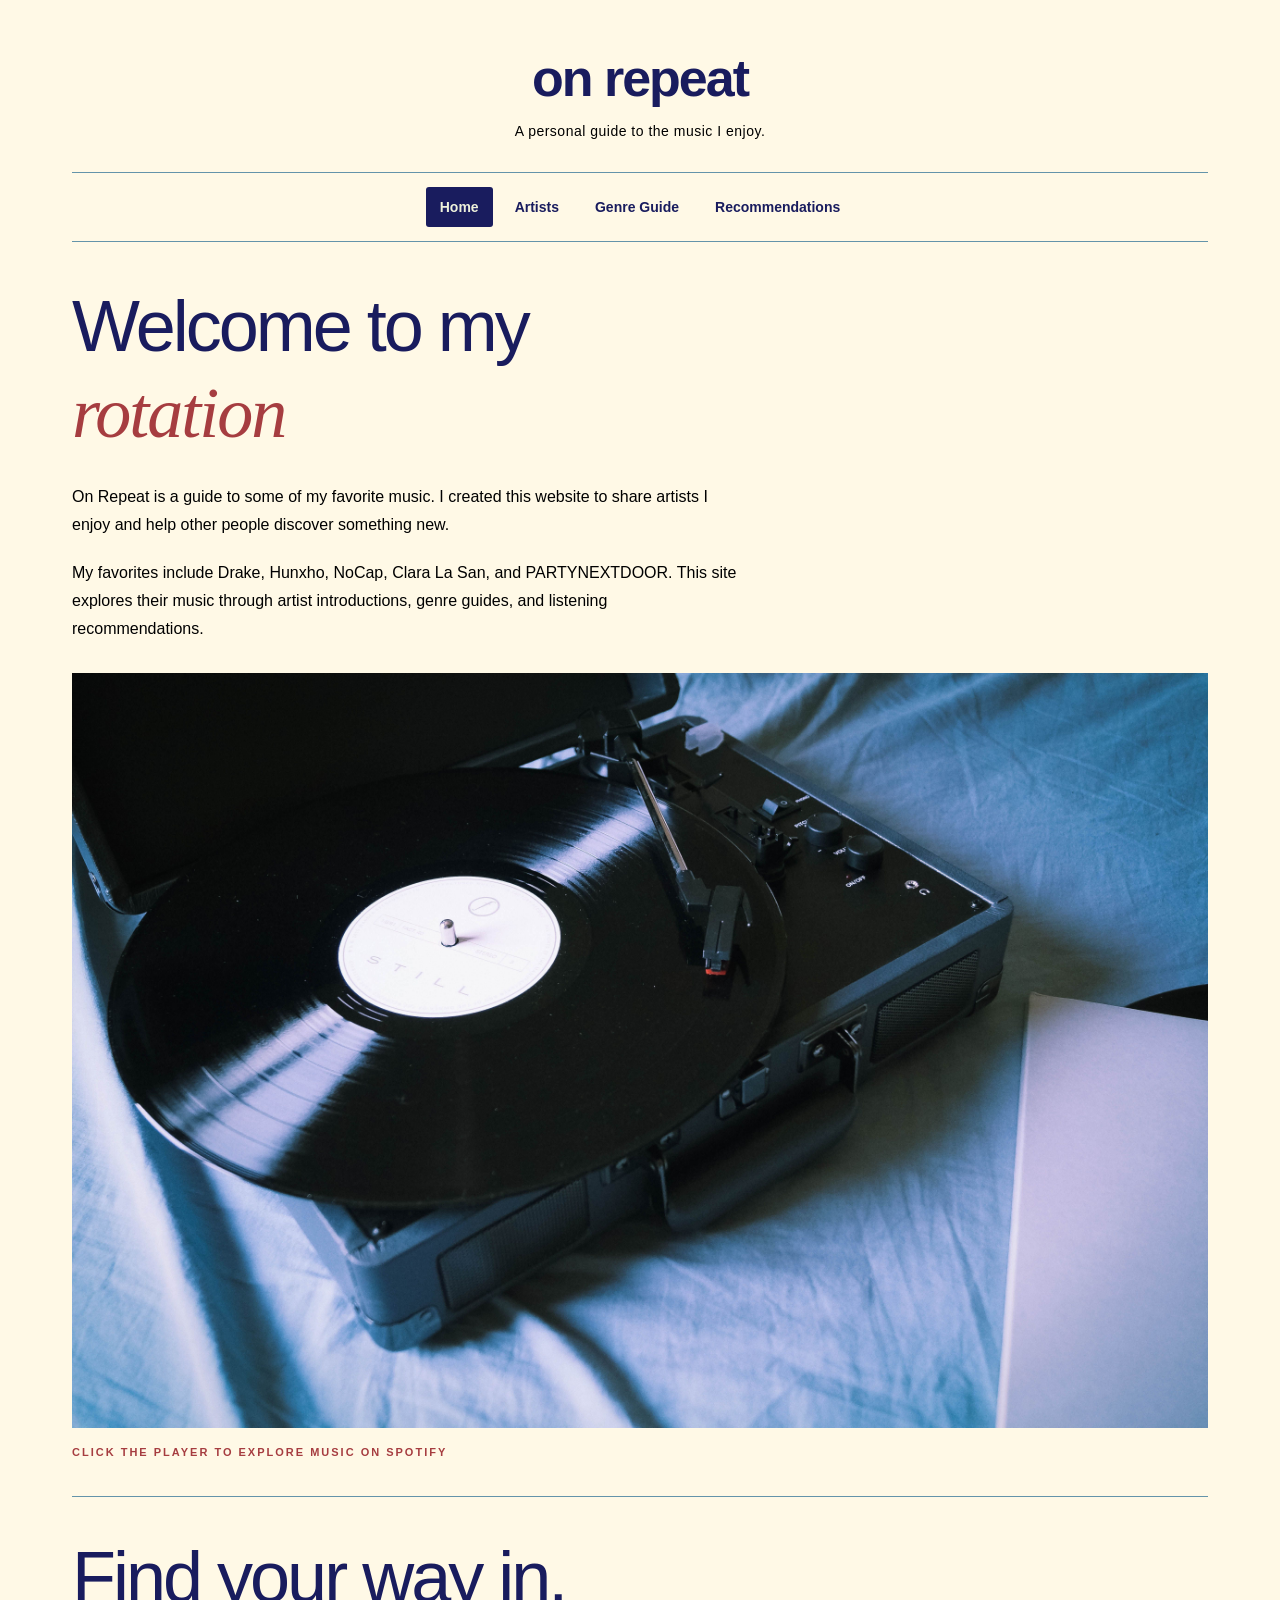
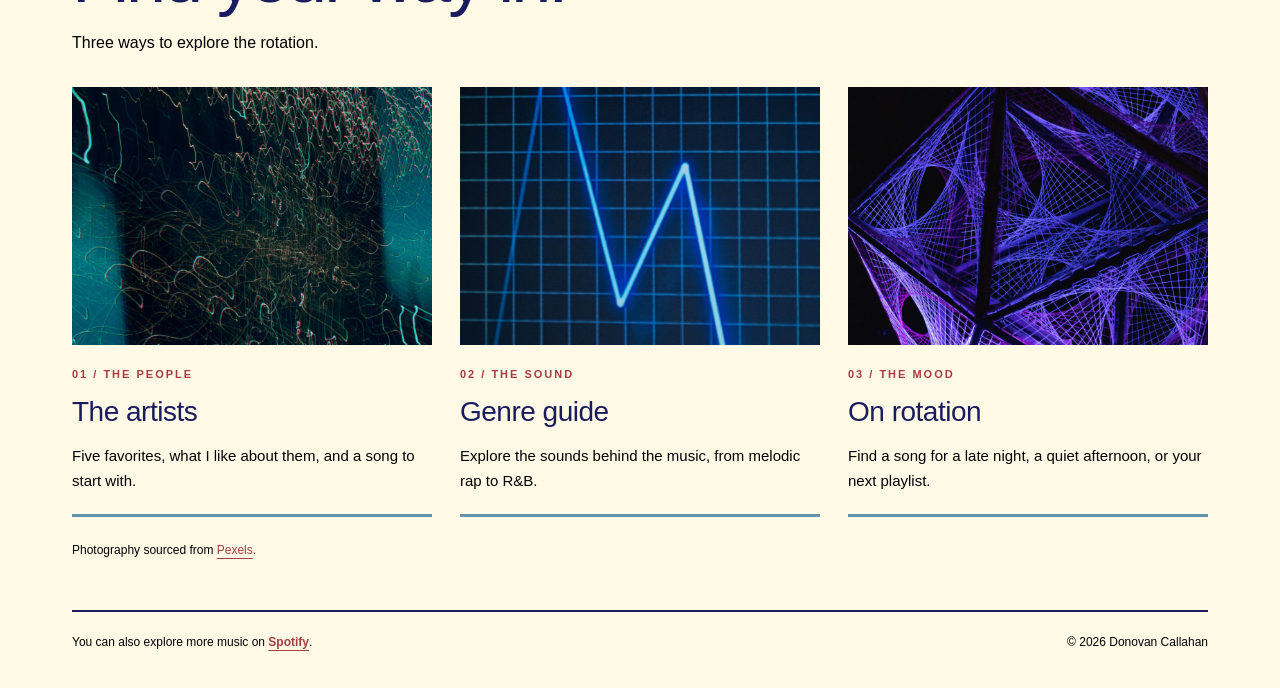
<file: Website/index.html>
<!DOCTYPE html>
<html lang="en">

<head>
    <meta charset="UTF-8">
    <meta name="viewport" content="width=device-width, initial-scale=1.0">

    <title>On Repeat | Home</title>

    <link rel="stylesheet" href="screen.css">
</head>

<body>

    <header>
        <h1>on repeat</h1>
        <p>A personal guide to the music I enjoy.</p>
    </header>

    <nav aria-label="Main navigation">
        <a href="index.html" aria-current="page">Home</a>
        <a href="artists.html">Artists</a>
        <a href="genres.html">Genre Guide</a>
        <a href="recommendations.html">Recommendations</a>
    </nav>

    <main>

        <section class="intro">
            <h2>Welcome to my <em>rotation</em></h2>

            <p>
                On Repeat is a guide to some of my favorite music.
                I created this website to share artists I enjoy
                and help other people discover something new.
            </p>

            <p>
                My favorites include Drake, Hunxho, NoCap,
                Clara La San, and PARTYNEXTDOOR.
                This site explores their music through artist
                introductions, genre guides, and listening
                recommendations.
            </p>

            <a href="https://open.spotify.com/"
               target="_blank"
               rel="noopener noreferrer">
                <img src="record-player.jpg"
                     alt="Explore music on Spotify"
                     width="450">
            </a>

            <p class="label">
                Click the player to explore music on Spotify
            </p>
        </section>

        <section class="explore">
            <h2>Find your way in.</h2>

            <p>Three ways to explore the rotation.</p>

            <ul class="explore-grid">

                <li>
                    <a href="artists.html" class="explore-card">
                        <img src="artists-image.jpg" alt="">

                        <p class="label">01 / The people</p>

                        <h3>The artists</h3>

                        <p>
                            Five favorites, what I like about them,
                            and a song to start with.
                        </p>
                    </a>
                </li>

                <li>
                    <a href="genres.html" class="explore-card">
                        <img src="genres-image.jpg" alt="">

                        <p class="label">02 / The sound</p>

                        <h3>Genre guide</h3>

                        <p>
                            Explore the sounds behind the music,
                            from melodic rap to R&amp;B.
                        </p>
                    </a>
                </li>

                <li>
                    <a href="recommendations.html" class="explore-card">
                        <img src="recommendations-image.jpg" alt="">

                        <p class="label">03 / The mood</p>

                        <h3>On rotation</h3>

                        <p>
                            Find a song for a late night,
                            a quiet afternoon, or your next playlist.
                        </p>
                    </a>
                </li>

            </ul>

            <p class="image-credit">
                Photography sourced from
                <a href="https://www.pexels.com/"
                   target="_blank"
                   rel="noopener noreferrer">Pexels</a>.
            </p>
        </section>

    </main>

    <footer id="footer">
        <p>
            You can also explore more music on
            <a href="https://open.spotify.com/"
               target="_blank"
               rel="noopener noreferrer">Spotify</a>.
        </p>

        <p>&copy; 2026 Donovan Callahan</p>
    </footer>

</body>
</html>
</file>
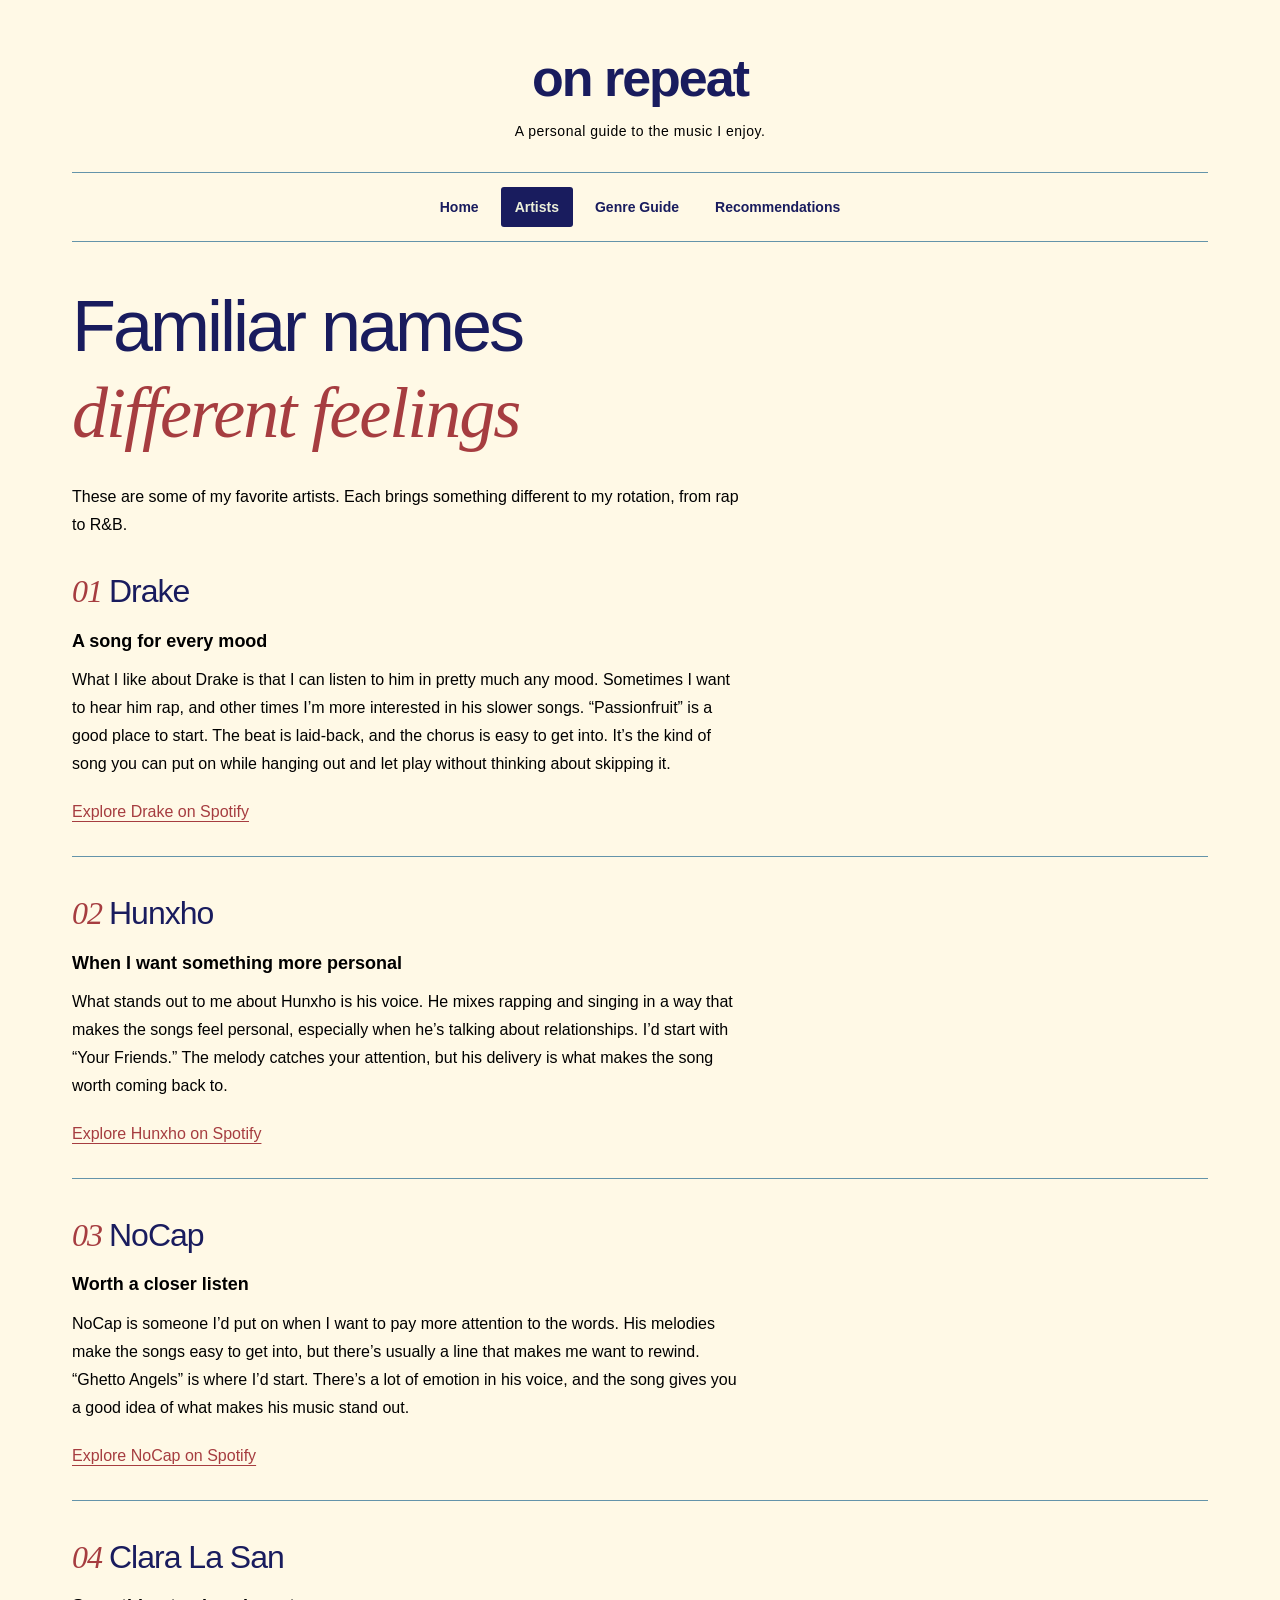
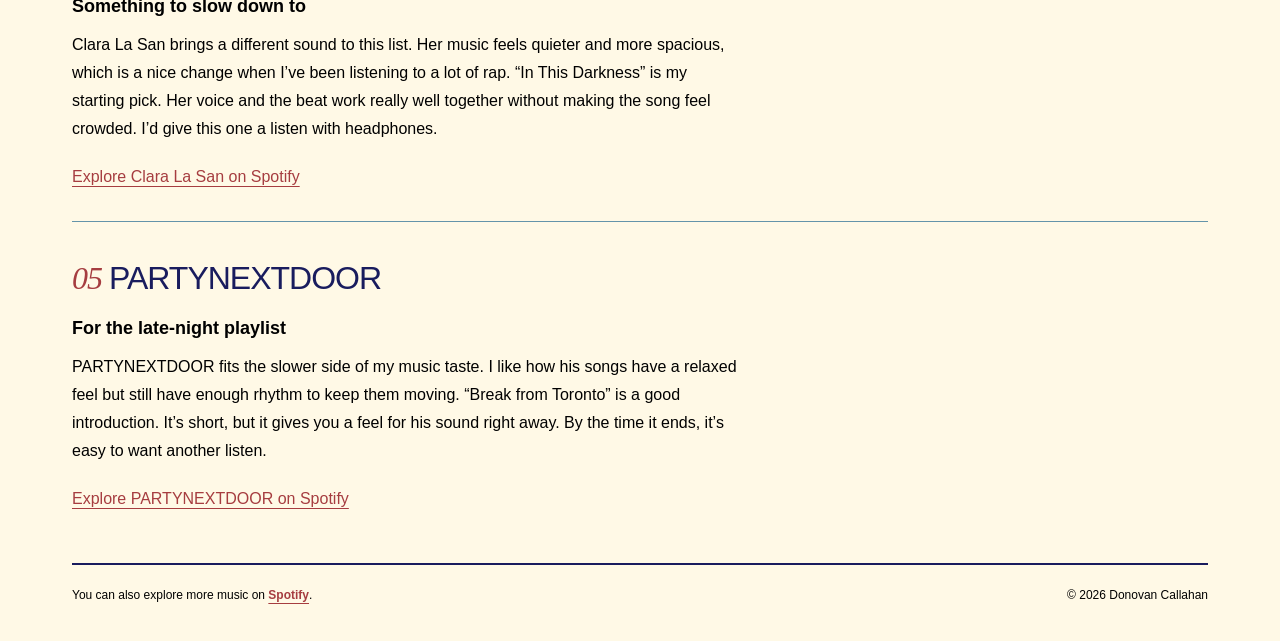
<file: Website/artists.html>
<!DOCTYPE html>
<html lang="en">

<head>
    <meta charset="UTF-8">
    <meta name="viewport" content="width=device-width, initial-scale=1.0">
    <title>On Repeat | Artists</title>
	<link rel="stylesheet" href="screen.css">
</head>

<body>

    <header>
        <h1>on repeat</h1>
        <p>A personal guide to the music I enjoy.</p>
    </header>

    <nav aria-label="Main navigation">
        <a href="index.html">Home</a>
        <a href="artists.html" aria-current="page">Artists</a>
        <a href="genres.html">Genre Guide</a>
        <a href="recommendations.html">Recommendations</a>
    </nav>

    <main>

        <h2>Familiar names<em> different feelings</em></h2>

        <p>
            These are some of my favorite artists. Each brings
            something different to my rotation, from rap to R&amp;B.
        </p>

        <section>
            <h3><em>01 </em>Drake</h3>
			<h4>A song for every mood</h4>
            <p>What I like about Drake is that I can listen to him in pretty much any mood. 
			Sometimes I want to hear him rap, and other times I’m more interested in his slower songs.
			“Passionfruit” is a good place to start. 
			The beat is laid-back, and the chorus is easy to get into. 
			It’s the kind of song you can put on while hanging out and let play without thinking about skipping it.</p>
			<a href="https://open.spotify.com/artist/3TVXtAsR1Inumwj472S9r4"
				target="_blank"
				
				rel="noopener noreferrer">Explore Drake on Spotify
			</a>
        </section>

        <section>
            <h3><em>02 </em>Hunxho</h3>
            <h4>When I want something more personal</h4>

			<p>
				What stands out to me about Hunxho is his voice.
				He mixes rapping and singing in a way that makes the songs
				feel personal, especially when he’s talking about relationships.
				I’d start with “Your Friends.” The melody catches your attention,
				but his delivery is what makes the song worth coming back to.
			</p>

			<a href="https://open.spotify.com/artist/508weSx4HBumrGggFmc7br"
			   target="_blank"
			   rel="noopener noreferrer">Explore Hunxho on Spotify</a>
        </section>

        <section>
            <h3><em>03 </em>NoCap</h3>
            <h4>Worth a closer listen</h4>

			<p>
				NoCap is someone I’d put on when I want to pay more attention
				to the words. His melodies make the songs easy to get into,
				but there’s usually a line that makes me want to rewind.
				“Ghetto Angels” is where I’d start. There’s a lot of emotion
				in his voice, and the song gives you a good idea of what
				makes his music stand out.
			</p>

			<a href="https://open.spotify.com/artist/4PNHuWkk4ee6R8WEhFVPf5"
			   target="_blank"
			   rel="noopener noreferrer">Explore NoCap on Spotify</a>
        </section>

        <section>
            <h3><em>04 </em>Clara La San</h3>
            <h4>Something to slow down to</h4>

			<p>
				Clara La San brings a different sound to this list.
				Her music feels quieter and more spacious, which is a nice
				change when I’ve been listening to a lot of rap.
				“In This Darkness” is my starting pick. Her voice and the
				beat work really well together without making the song
				feel crowded. I’d give this one a listen with headphones.
			</p>

			<a href="https://open.spotify.com/artist/3u65Tx20y4WqxO7W7khEhj"
			   target="_blank"
			   rel="noopener noreferrer">Explore Clara La San on Spotify</a>
        </section>

        <section>
            <h3><em>05 </em>PARTYNEXTDOOR</h3>
            <h4>For the late-night playlist</h4>

		<p>
			PARTYNEXTDOOR fits the slower side of my music taste.
			I like how his songs have a relaxed feel but still have
			enough rhythm to keep them moving.
			“Break from Toronto” is a good introduction. It’s short,
			but it gives you a feel for his sound right away.
			By the time it ends, it’s easy to want another listen.
		</p>

		<a href="https://open.spotify.com/artist/2HPaUgqeutzr3jx5a9WyDV"
		   target="_blank"
		   rel="noopener noreferrer">Explore PARTYNEXTDOOR on Spotify</a>
        </section>

    </main>

    <footer id="footer">
		<p>
			You can also explore more music on
			<a href="https://open.spotify.com/"
			   target="_blank"
			   rel="noopener noreferrer">Spotify</a>.
		</p>
        <p>&copy; 2026 Donovan Callahan</p>
    </footer>

</body>
</html>
</file>
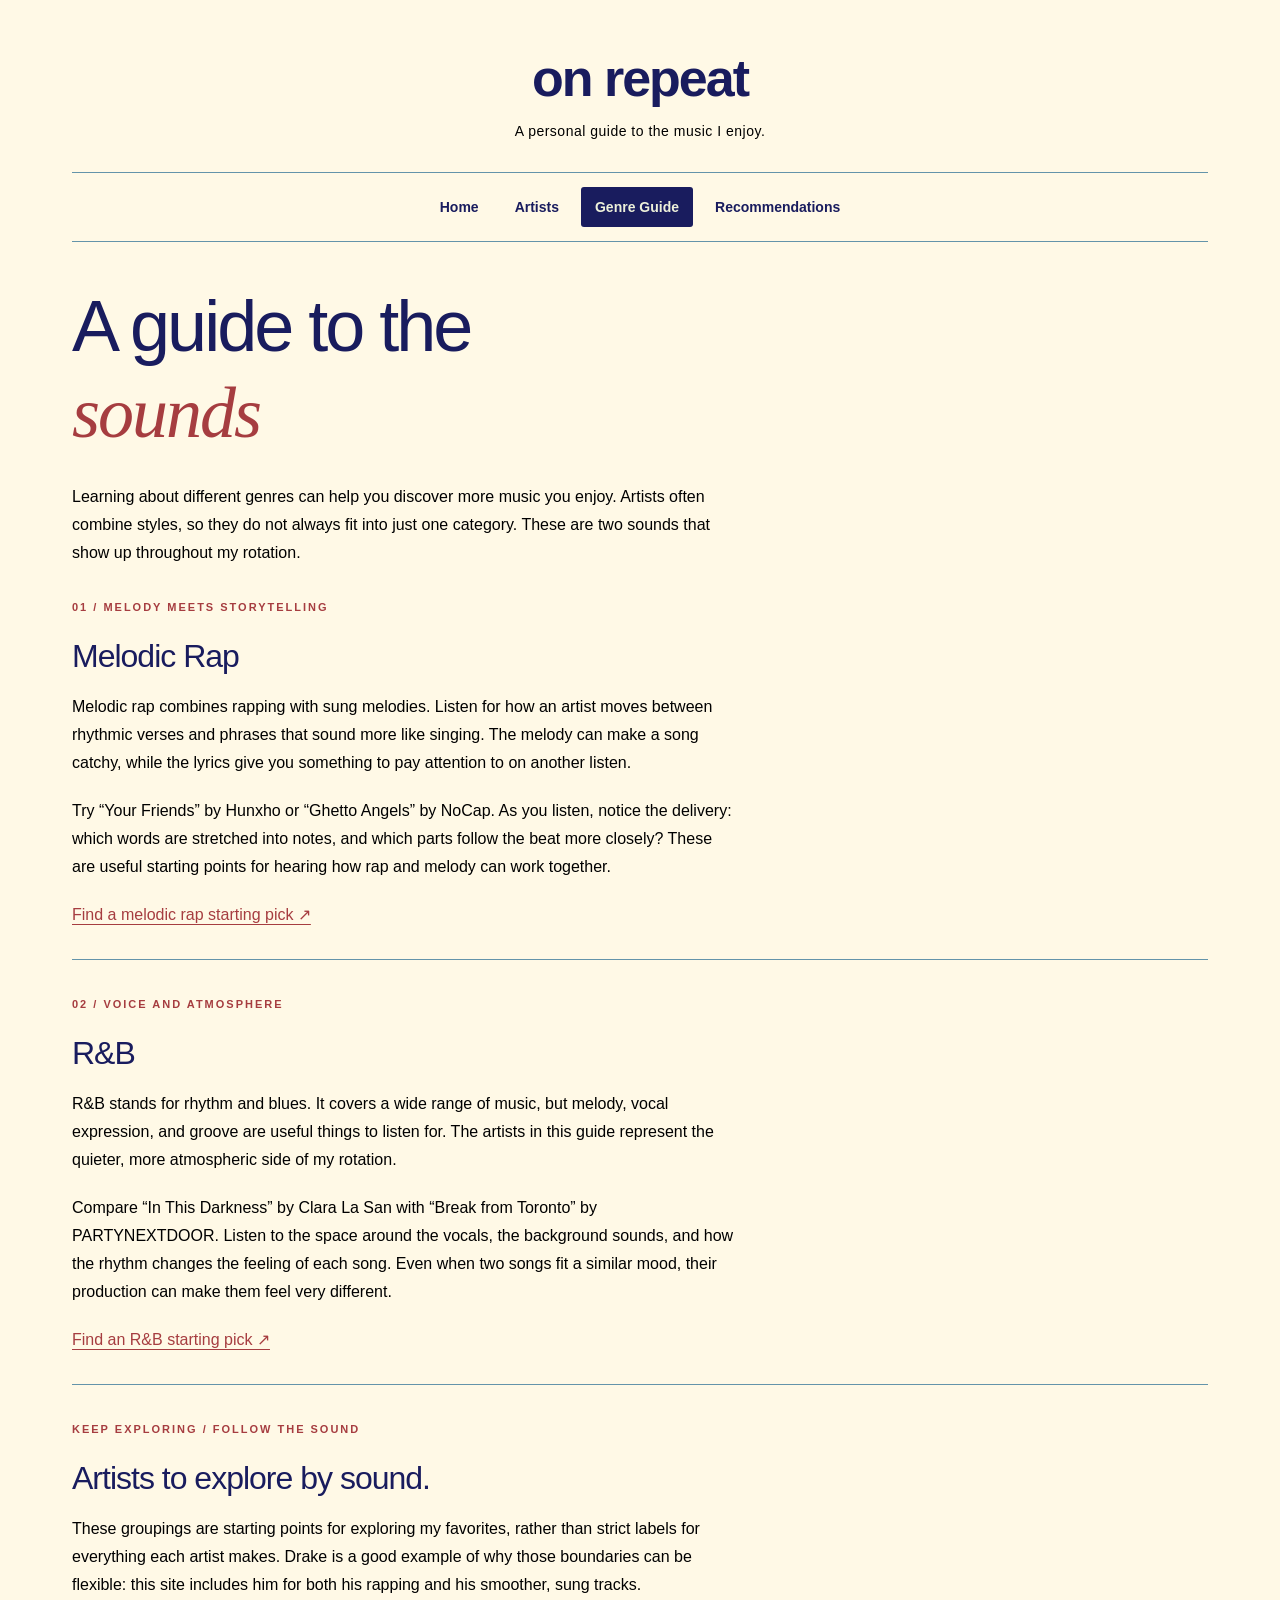
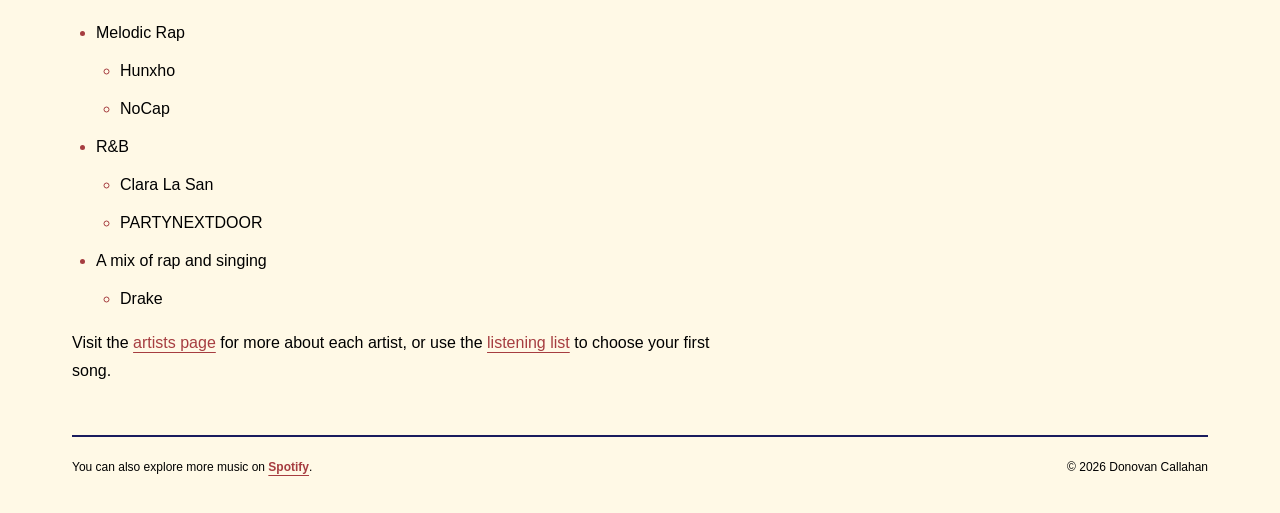
<file: Website/genres.html>
<!DOCTYPE html>
<html lang="en">

<head>
    <meta charset="UTF-8">
    <meta name="viewport" content="width=device-width, initial-scale=1.0">

    <title>On Repeat | Genre Guide</title>

    <link rel="stylesheet" href="screen.css">
</head>

<body>

    <header>
        <h1>on repeat</h1>
        <p>A personal guide to the music I enjoy.</p>
    </header>

    <nav aria-label="Main navigation">
        <a href="index.html">Home</a>
        <a href="artists.html">Artists</a>
        <a href="genres.html" aria-current="page">Genre Guide</a>
        <a href="recommendations.html">Recommendations</a>
    </nav>

    <main>

        <h2>A guide to the <em>sounds</em></h2>

        <p>
            Learning about different genres can help you discover
            more music you enjoy. Artists often combine styles,
            so they do not always fit into just one category.
            These are two sounds that show up throughout my rotation.
        </p>

        <section>
            <p class="label">01 / Melody meets storytelling</p>

            <h3>Melodic Rap</h3>

            <p>
                Melodic rap combines rapping with sung melodies.
                Listen for how an artist moves between rhythmic verses
                and phrases that sound more like singing. The melody
                can make a song catchy, while the lyrics give you
                something to pay attention to on another listen.
            </p>

            <p>
                Try “Your Friends” by Hunxho or “Ghetto Angels” by NoCap.
                As you listen, notice the delivery: which words are
                stretched into notes, and which parts follow the beat
                more closely? These are useful starting points for
                hearing how rap and melody can work together.
            </p>

            <a href="recommendations.html">
                Find a melodic rap starting pick ↗
            </a>
        </section>

        <section>
            <p class="label">02 / Voice and atmosphere</p>

            <h3>R&amp;B</h3>

            <p>
                R&amp;B stands for rhythm and blues. It covers a wide
                range of music, but melody, vocal expression, and groove
                are useful things to listen for. The artists in this
                guide represent the quieter, more atmospheric side
                of my rotation.
            </p>

            <p>
                Compare “In This Darkness” by Clara La San with
                “Break from Toronto” by PARTYNEXTDOOR. Listen to the
                space around the vocals, the background sounds,
                and how the rhythm changes the feeling of each song.
                Even when two songs fit a similar mood, their
                production can make them feel very different.
            </p>

            <a href="recommendations.html">
                Find an R&amp;B starting pick ↗
            </a>
        </section>

        <section>
            <p class="label">Keep exploring / Follow the sound</p>

            <h3>Artists to explore by sound.</h3>

            <p>
                These groupings are starting points for exploring
                my favorites, rather than strict labels for
                everything each artist makes. Drake is a good
                example of why those boundaries can be flexible:
                this site includes him for both his rapping
                and his smoother, sung tracks.
            </p>

            <ul>
                <li>
                    Melodic Rap
                    <ul>
                        <li>Hunxho</li>
                        <li>NoCap</li>
                    </ul>
                </li>

                <li>
                    R&amp;B
                    <ul>
                        <li>Clara La San</li>
                        <li>PARTYNEXTDOOR</li>
                    </ul>
                </li>

                <li>
                    A mix of rap and singing
                    <ul>
                        <li>Drake</li>
                    </ul>
                </li>
            </ul>

            <p>
                Visit the <a href="artists.html">artists page</a>
                for more about each artist, or use the
                <a href="recommendations.html">listening list</a>
                to choose your first song.
            </p>
        </section>

    </main>

    <footer id="footer">
        <p>
            You can also explore more music on
            <a href="https://open.spotify.com/"
               target="_blank"
               rel="noopener noreferrer">Spotify</a>.
        </p>

        <p>&copy; 2026 Donovan Callahan</p>
    </footer>

</body>
</html>
</file>
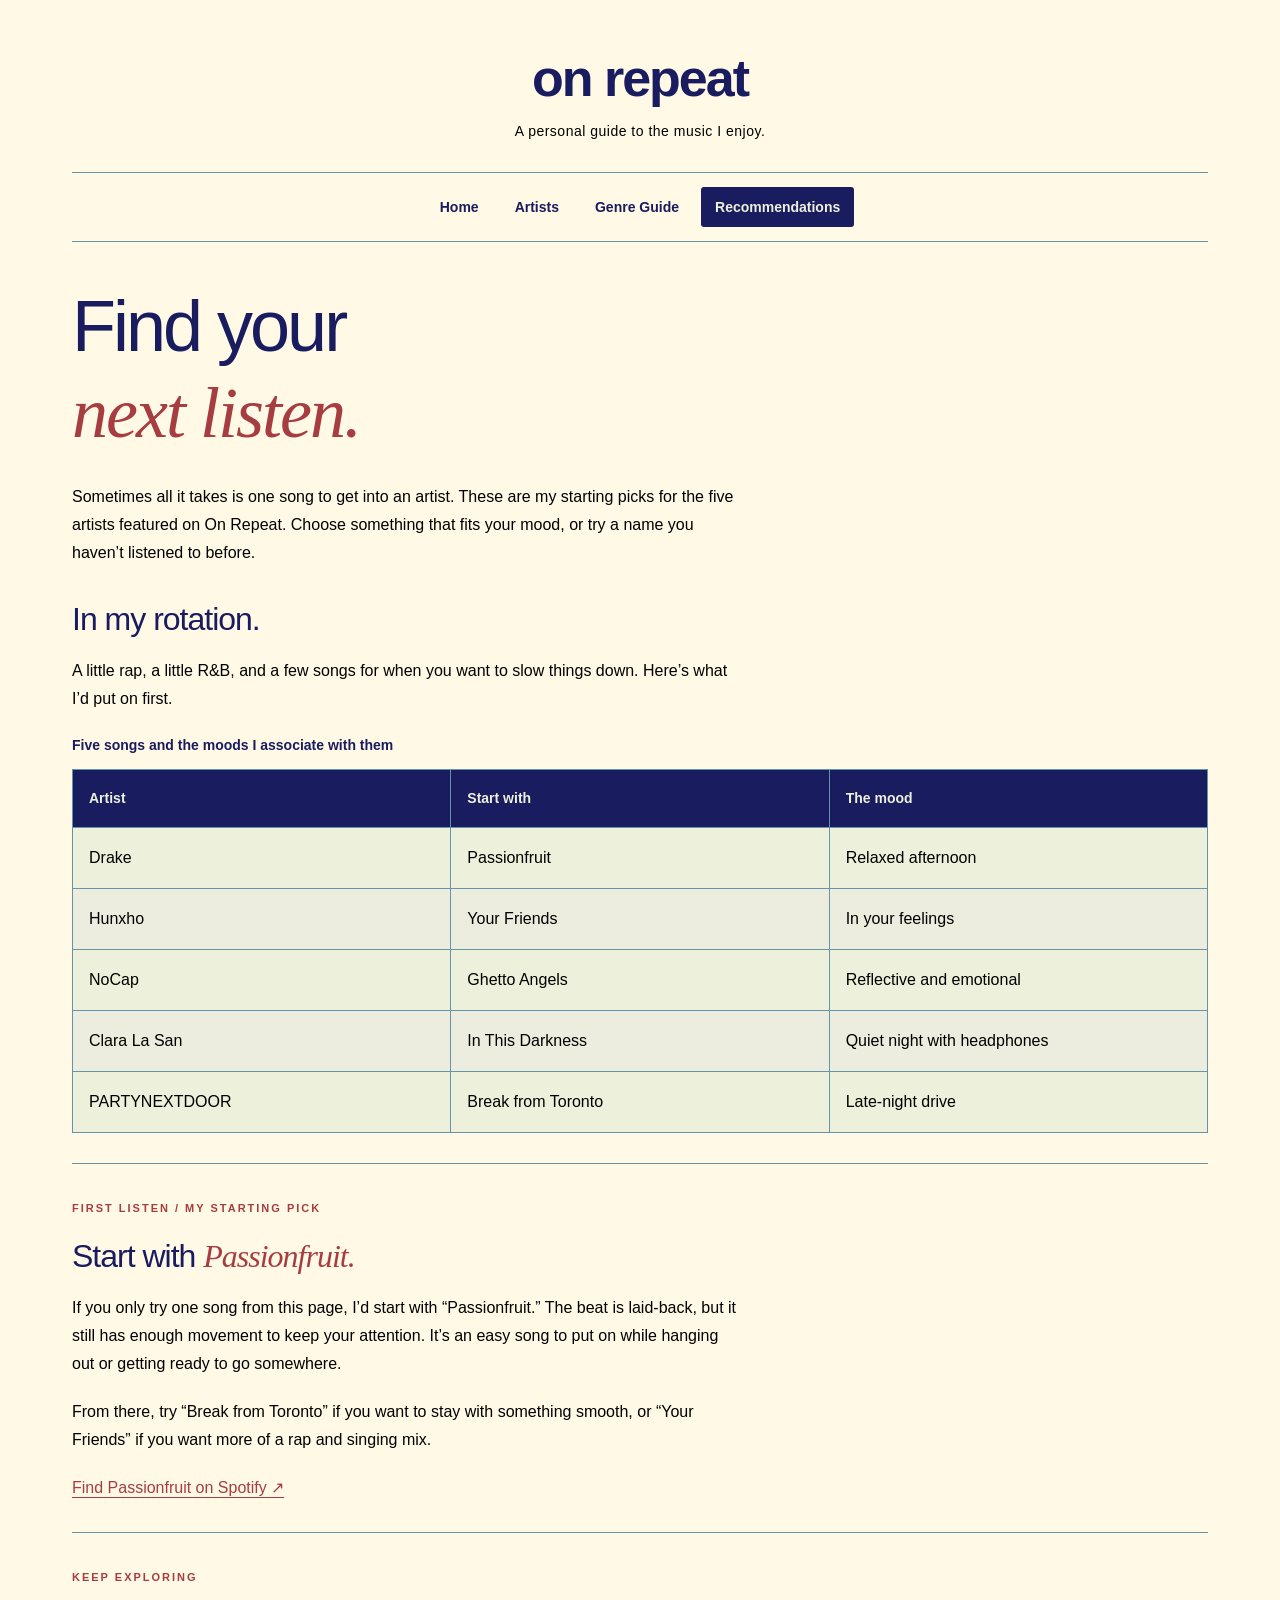
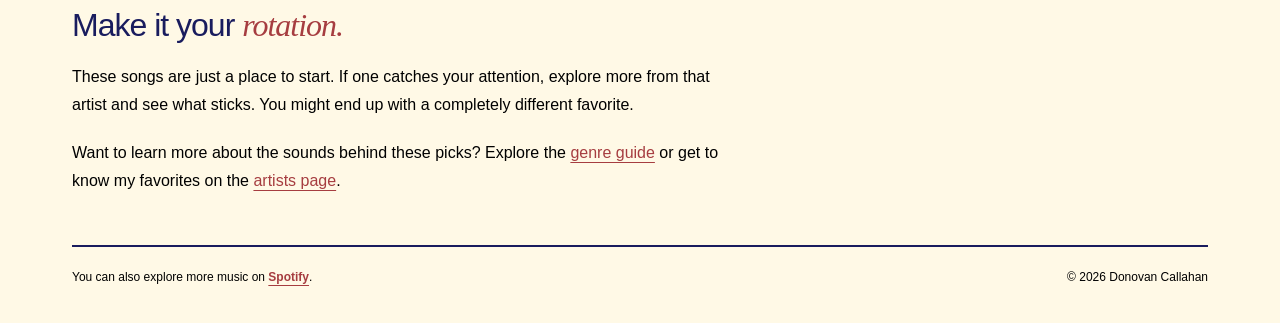
<file: Website/recommendations.html>
<!DOCTYPE html>
<html lang="en">

<head>
    <meta charset="UTF-8">
    <meta name="viewport" content="width=device-width, initial-scale=1.0">

    <title>On Repeat | Recommendations</title>

    <link rel="stylesheet" href="screen.css">
</head>

<body>

    <header>
        <h1>on repeat</h1>
        <p>A personal guide to the music I enjoy.</p>
    </header>

    <nav aria-label="Main navigation">
        <a href="index.html">Home</a>
        <a href="artists.html">Artists</a>
        <a href="genres.html">Genre Guide</a>
        <a href="recommendations.html" aria-current="page">
            Recommendations
        </a>
    </nav>

    <main>

        <h2>Find your <em>next listen.</em></h2>

        <p>
            Sometimes all it takes is one song to get into an artist.
            These are my starting picks for the five artists featured
            on On Repeat. Choose something that fits your mood,
            or try a name you haven’t listened to before.
        </p>

        <section>
            <h3>In my rotation.</h3>

            <p>
                A little rap, a little R&amp;B, and a few songs for
                when you want to slow things down. Here’s what
                I’d put on first.
            </p>

            <table>
                <caption>
                    Five songs and the moods I associate with them
                </caption>

                <thead>
                    <tr>
                        <th scope="col">Artist</th>
                        <th scope="col">Start with</th>
                        <th scope="col">The mood</th>
                    </tr>
                </thead>

                <tbody>
                    <tr>
                        <td>Drake</td>
                        <td>Passionfruit</td>
                        <td>Relaxed afternoon</td>
                    </tr>

                    <tr>
                        <td>Hunxho</td>
                        <td>Your Friends</td>
                        <td>In your feelings</td>
                    </tr>

                    <tr>
                        <td>NoCap</td>
                        <td>Ghetto Angels</td>
                        <td>Reflective and emotional</td>
                    </tr>

                    <tr>
                        <td>Clara La San</td>
                        <td>In This Darkness</td>
                        <td>Quiet night with headphones</td>
                    </tr>

                    <tr>
                        <td>PARTYNEXTDOOR</td>
                        <td>Break from Toronto</td>
                        <td>Late-night drive</td>
                    </tr>
                </tbody>
            </table>
        </section>

        <section>
            <p class="label">First listen / My starting pick</p>

            <h3>Start with <em>Passionfruit.</em></h3>

            <p>
                If you only try one song from this page, I’d start
                with “Passionfruit.” The beat is laid-back, but
                it still has enough movement to keep your attention.
                It’s an easy song to put on while hanging out
                or getting ready to go somewhere.
            </p>

            <p>
                From there, try “Break from Toronto” if you want
                to stay with something smooth, or “Your Friends”
                if you want more of a rap and singing mix.
            </p>

            <a href="https://open.spotify.com/search/Passionfruit%20Drake"
               target="_blank"
               rel="noopener noreferrer">
                Find Passionfruit on Spotify ↗
            </a>
        </section>

        <section>
            <p class="label">Keep exploring</p>

            <h3>Make it your <em>rotation.</em></h3>

            <p>
                These songs are just a place to start.
                If one catches your attention, explore more
                from that artist and see what sticks.
                You might end up with a completely different favorite.
            </p>

            <p>
                Want to learn more about the sounds behind these picks?
                Explore the <a href="genres.html">genre guide</a>
                or get to know my favorites on the
                <a href="artists.html">artists page</a>.
            </p>
        </section>

    </main>

    <footer id="footer">
        <p>
            You can also explore more music on
            <a href="https://open.spotify.com/"
               target="_blank"
               rel="noopener noreferrer">Spotify</a>.
        </p>

        <p>&copy; 2026 Donovan Callahan</p>
    </footer>

</body>
</html>
</file>
<file: Website/screen.css>
/* Page layout */
* {
    box-sizing: border-box;
}

body {
    background-color: #FFF9E6;
    color: #000000;
    font-family: Arial, Helvetica, sans-serif;
    font-size: 16px;
    line-height: 1.75;
    width: 100%;
    max-width: 1200px;
    margin: 0 auto;
    padding: 35px 32px;
}

/* Header and typography */
header {
    text-align: center;
    padding-bottom: 28px;
}

h1 {
    color: #191C5E;
    font-family: Arial, Helvetica, sans-serif;
    font-size: 52px;
    font-weight: 700;
    letter-spacing: -2px;
    line-height: 1.1;
    margin: 15px 0 12px;
}

header p {
    font-size: 14px;
    letter-spacing: 0.5px;
    margin: 0;
}

h2 {
    color: #191C5E;
    font-family: Arial, Helvetica, sans-serif;
    font-size: 72px;
    font-weight: 400;
    letter-spacing: -3px;
    line-height: 1.1;
    margin: 0 0 28px;
}

h2 em {
    display: block;
    color: #A63D40;
    font-family: Georgia, "Times New Roman", serif;
    font-size: inherit;
    font-style: italic;
    font-weight: normal;
    letter-spacing: -2px;
    line-height: 1.15;
    margin-top: 6px;
}

h3 {
    color: #191C5E;
    font-family: Arial, Helvetica, sans-serif;
    font-size: 32px;
    font-weight: 400;
    letter-spacing: -1px;
    line-height: 1.3;
    margin: 0 0 16px;
}

h4 {
    color: #000000;
    font-family: Arial, Helvetica, sans-serif;
    font-size: 18px;
    font-weight: 700;
    line-height: 1.4;
    margin: 0 0 12px;
}

h1,
h2,
h3,
h4,
p,
a {
    overflow-wrap: break-word;
}

em {
    font-family: Georgia, "Times New Roman", serif;
    font-style: italic;
    font-weight: normal;
}

h3 em {
    color: #A63D40;
}

.label {
    color: #A63D40;
    font-size: 11px;
    font-weight: 700;
    line-height: 1.5;
    text-transform: uppercase;
    letter-spacing: 2px;
}

/* Navigation and links */
nav {
    display: flex;
    justify-content: center;
    flex-wrap: wrap;
    gap: 8px;
    border-top: 1px solid #6494AA;
    border-bottom: 1px solid #6494AA;
    padding: 14px 0;
}

nav a,
nav a:visited {
    display: inline-block;
    color: #191C5E;
    padding: 8px 14px;
    border-radius: 3px;
    font-size: 14px;
    font-weight: 700;
    text-decoration: none;
}

nav a:hover {
    background-color: #191C5E;
    color: #EDF0DA;
    text-decoration: none;
}

nav a[aria-current="page"] {
    background-color: #191C5E;
    color: #EDF0DA;
}

a,
a:visited {
    color: #A63D40;
    text-decoration: underline;
    text-underline-offset: 4px;
}

a:hover {
    color: #191C5E;
}

a:focus-visible {
    outline: 3px solid #A63D40;
    outline-offset: 5px;
}

/* Main content */
main {
    margin-top: 45px;
}

section {
    margin-bottom: 36px;
    padding-bottom: 30px;
    border-bottom: 1px solid #6494AA;
}

main > section:last-child {
    margin-bottom: 0;
    padding-bottom: 0;
    border-bottom: none;
}

p {
    margin: 0 0 20px;
}

main > p,
section > p {
    max-width: 75ch;
}

main > p {
    margin-bottom: 32px;
}

.intro {
    padding-bottom: 35px;
}

img {
    display: block;
    max-width: 100%;
    height: auto;
    margin: 25px auto;
}

.intro img {
    width: 100%;
    max-width: 1200px;
    height: auto;
    margin: 30px auto 0;
}

.intro > .label {
    margin: 16px 0 0;
}

ul {
    padding-left: 24px;
}

li {
    margin-bottom: 10px;
}

li::marker {
    color: #A63D40;
}

li > ul {
    margin-top: 10px;
}

/* Homepage cards */
.explore {
    padding-top: 5px;
}

.explore > h2 {
    margin-bottom: 12px;
}

.explore-grid {
    display: grid;
    grid-template-columns: repeat(3, minmax(0, 1fr));
    gap: 28px;
    list-style: none;
    padding: 0;
    margin: 30px 0 0;
}

.explore-grid li {
    min-width: 0;
    margin: 0;
}

.explore-card,
.explore-card:visited {
    display: block;
    height: 100%;
    color: #000000;
    text-decoration: none;
    border-bottom: 3px solid #6494AA;
    padding-bottom: 20px;
}

.explore-card img {
    width: 100%;
    height: auto;
    aspect-ratio: 640 / 460;
    object-fit: cover;
    margin: 0 0 20px;
}

.explore-card .label {
    color: #A63D40;
    font-size: 11px;
    margin: 0 0 10px;
}

.explore-card h3 {
    display: flex;
    justify-content: space-between;
    align-items: baseline;
    gap: 10px;
    color: #191C5E;
    font-size: 28px;
    letter-spacing: -0.5px;
    margin: 0 0 12px;
}

.explore-card p {
    font-size: 15px;
    line-height: 1.7;
    margin: 0;
}

.explore-card:hover {
    color: #000000;
    border-bottom-color: #A63D40;
    text-decoration: none;
}

.explore-card:hover h3 {
    color: #A63D40;
    text-decoration: underline;
    text-underline-offset: 5px;
}

.image-credit {
    margin-top: 24px;
    font-size: 12px;
    line-height: 1.6;
}

/* Recommendations table */
table {
    width: 100%;
    table-layout: fixed;
    border-collapse: collapse;
    margin-top: 20px;
}

caption {
    color: #191C5E;
    text-align: left;
    font-size: 14px;
    font-weight: 700;
    margin-bottom: 12px;
}

th,
td {
    border: 1px solid #6494AA;
    padding: 16px;
    text-align: left;
    vertical-align: top;
    overflow-wrap: anywhere;
}

th {
    background-color: #191C5E;
    color: #EDF0DA;
    font-size: 14px;
    font-weight: 700;
}

td {
    background-color: #EDF0DA;
    color: #000000;
}

tbody tr:nth-child(even) td {
    background-color: rgba(100, 148, 170, 0.12);
}

/* Footer */
#footer {
    display: flex;
    justify-content: space-between;
    align-items: center;
    flex-wrap: wrap;
    gap: 15px;
    margin-top: 50px;
    padding-top: 20px;
    border-top: 2px solid #191C5E;
    font-size: 12px;
    text-align: left;
}

#footer p {
    margin: 0;
}

#footer a {
    font-weight: 700;
}

/* Tablet layout */
@media (max-width: 800px) {
    body {
        padding: 28px 24px;
    }

    h2 {
        font-size: 54px;
        letter-spacing: -2px;
    }

    h2 em {
        letter-spacing: -1.5px;
    }

    .explore-grid {
        gap: 20px;
    }

    .explore-card h3 {
        font-size: 24px;
    }
}

/* Phone layout */
@media (max-width: 600px) {
    body {
        padding: 20px 16px;
    }

    header {
        padding-bottom: 22px;
    }

    h1 {
        font-size: 40px;
        letter-spacing: -1.5px;
    }

    h2 {
        font-size: 40px;
        letter-spacing: -1.5px;
    }

    h2 em {
        letter-spacing: -1px;
    }

    h3 {
        font-size: 26px;
        letter-spacing: -0.5px;
    }

    h4 {
        font-size: 17px;
    }

    nav {
        gap: 6px;
        padding: 10px 0;
    }

    nav a {
        font-size: 13px;
        padding: 7px 9px;
    }

    main {
        margin-top: 30px;
    }

    section {
        margin-bottom: 28px;
        padding-bottom: 25px;
    }

    .explore-grid {
        grid-template-columns: 1fr;
        gap: 30px;
    }

    .explore-card h3 {
        font-size: 27px;
    }

    th,
    td {
        padding: 10px 8px;
        font-size: 13px;
    }

    footer {
        flex-direction: column;
        align-items: flex-start;
        gap: 10px;
        margin-top: 35px;
    }
}
</file>
